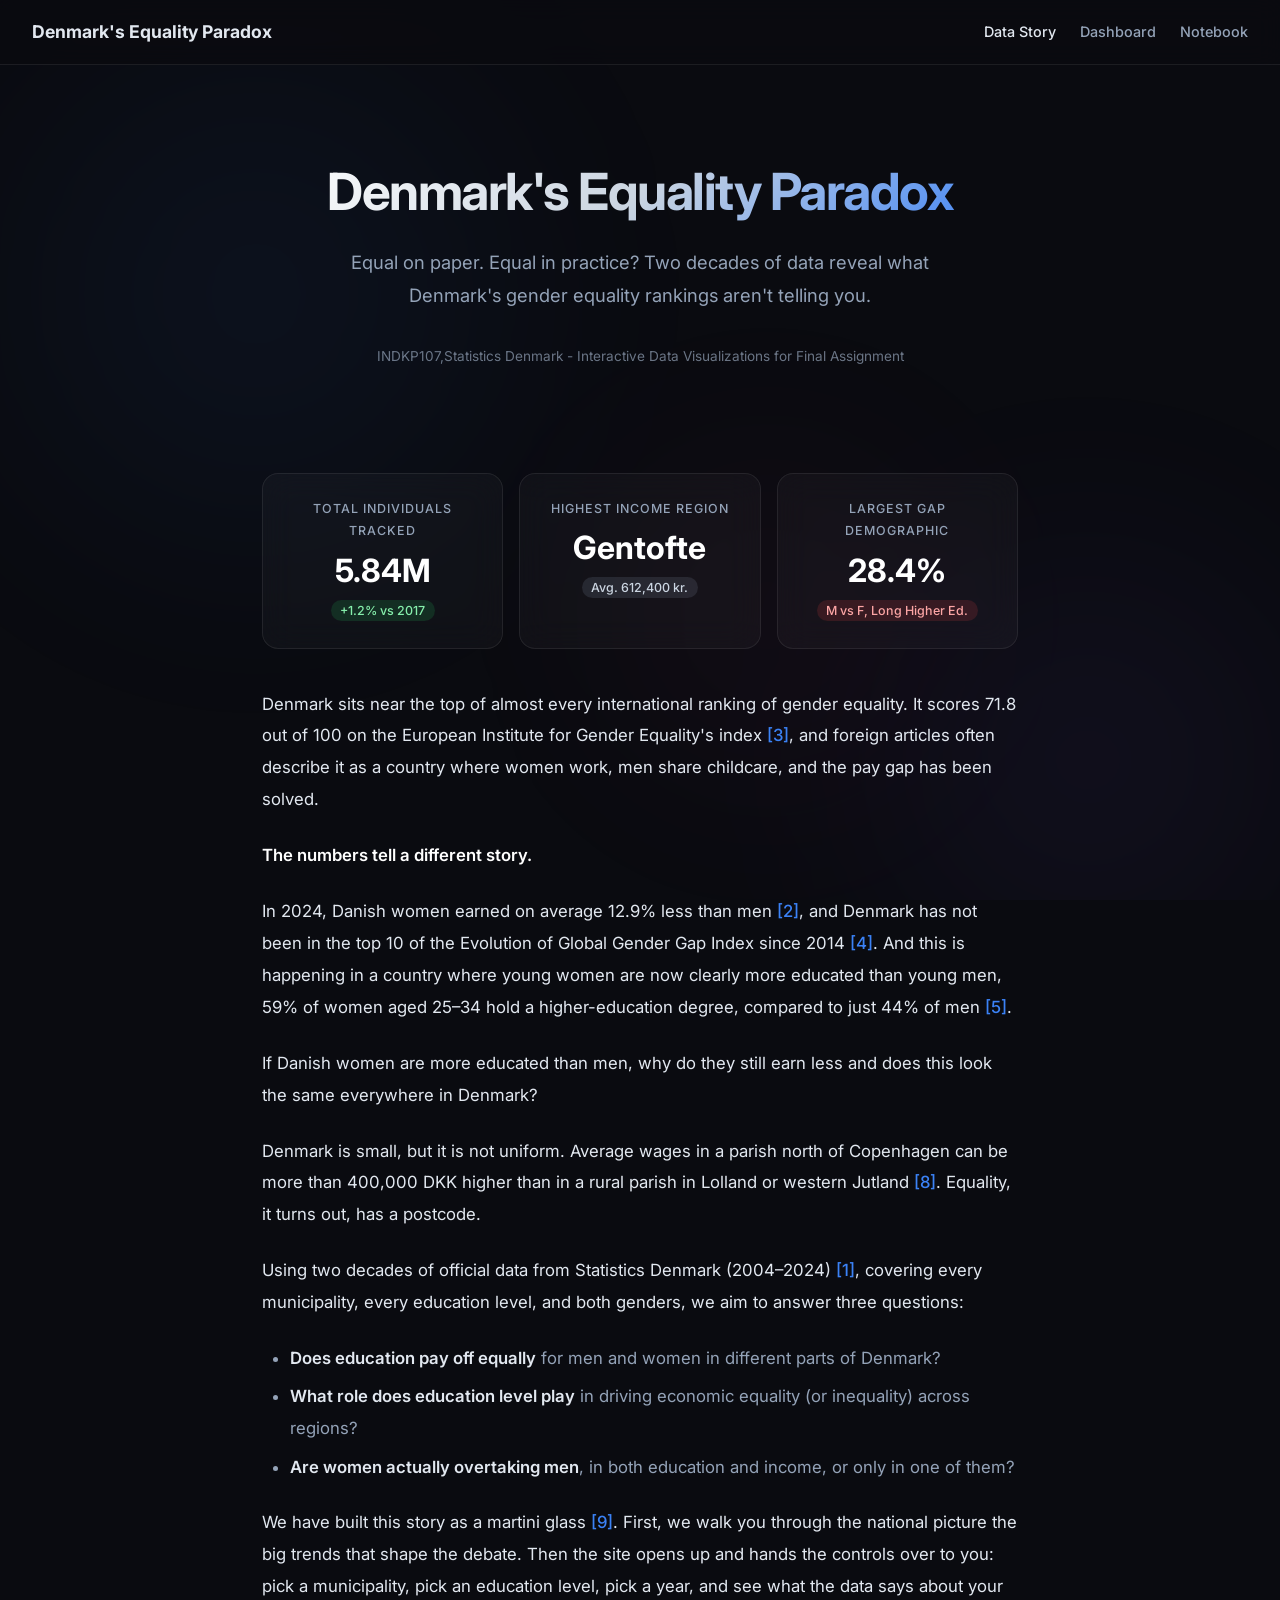
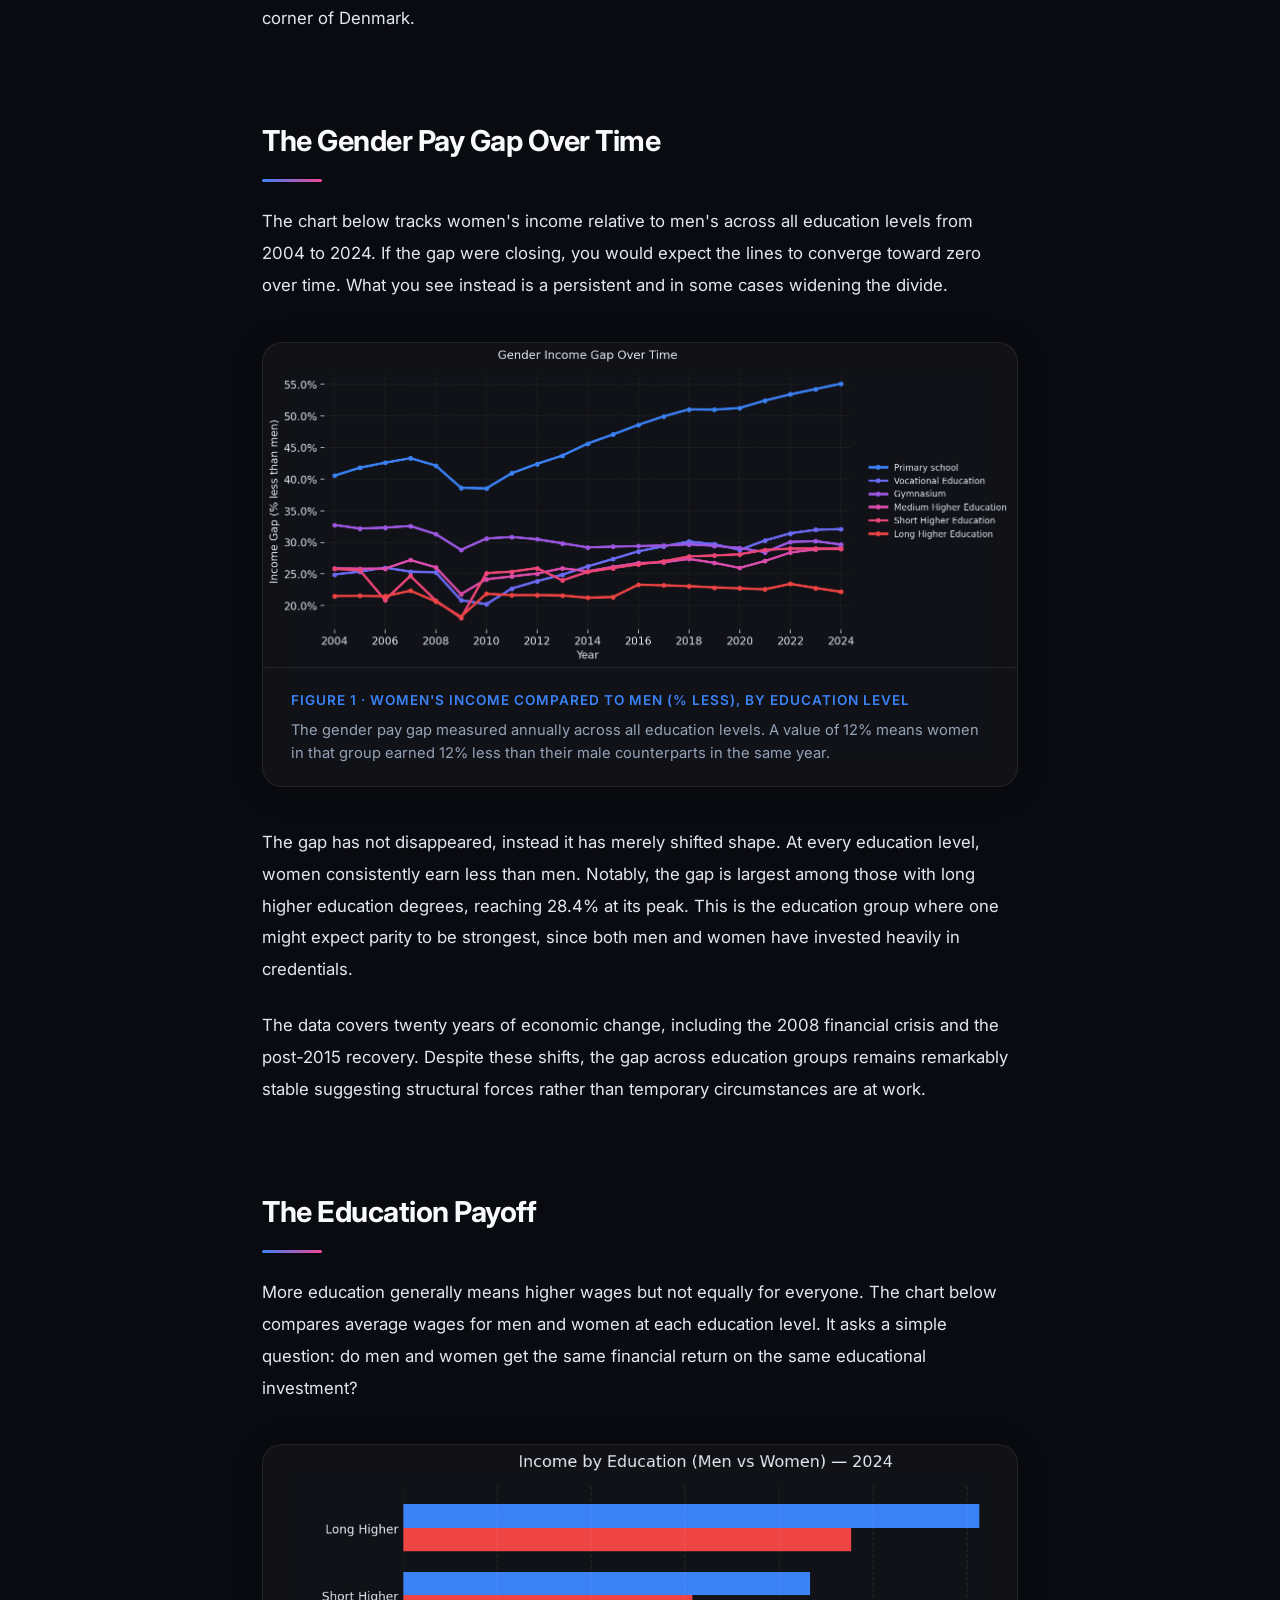
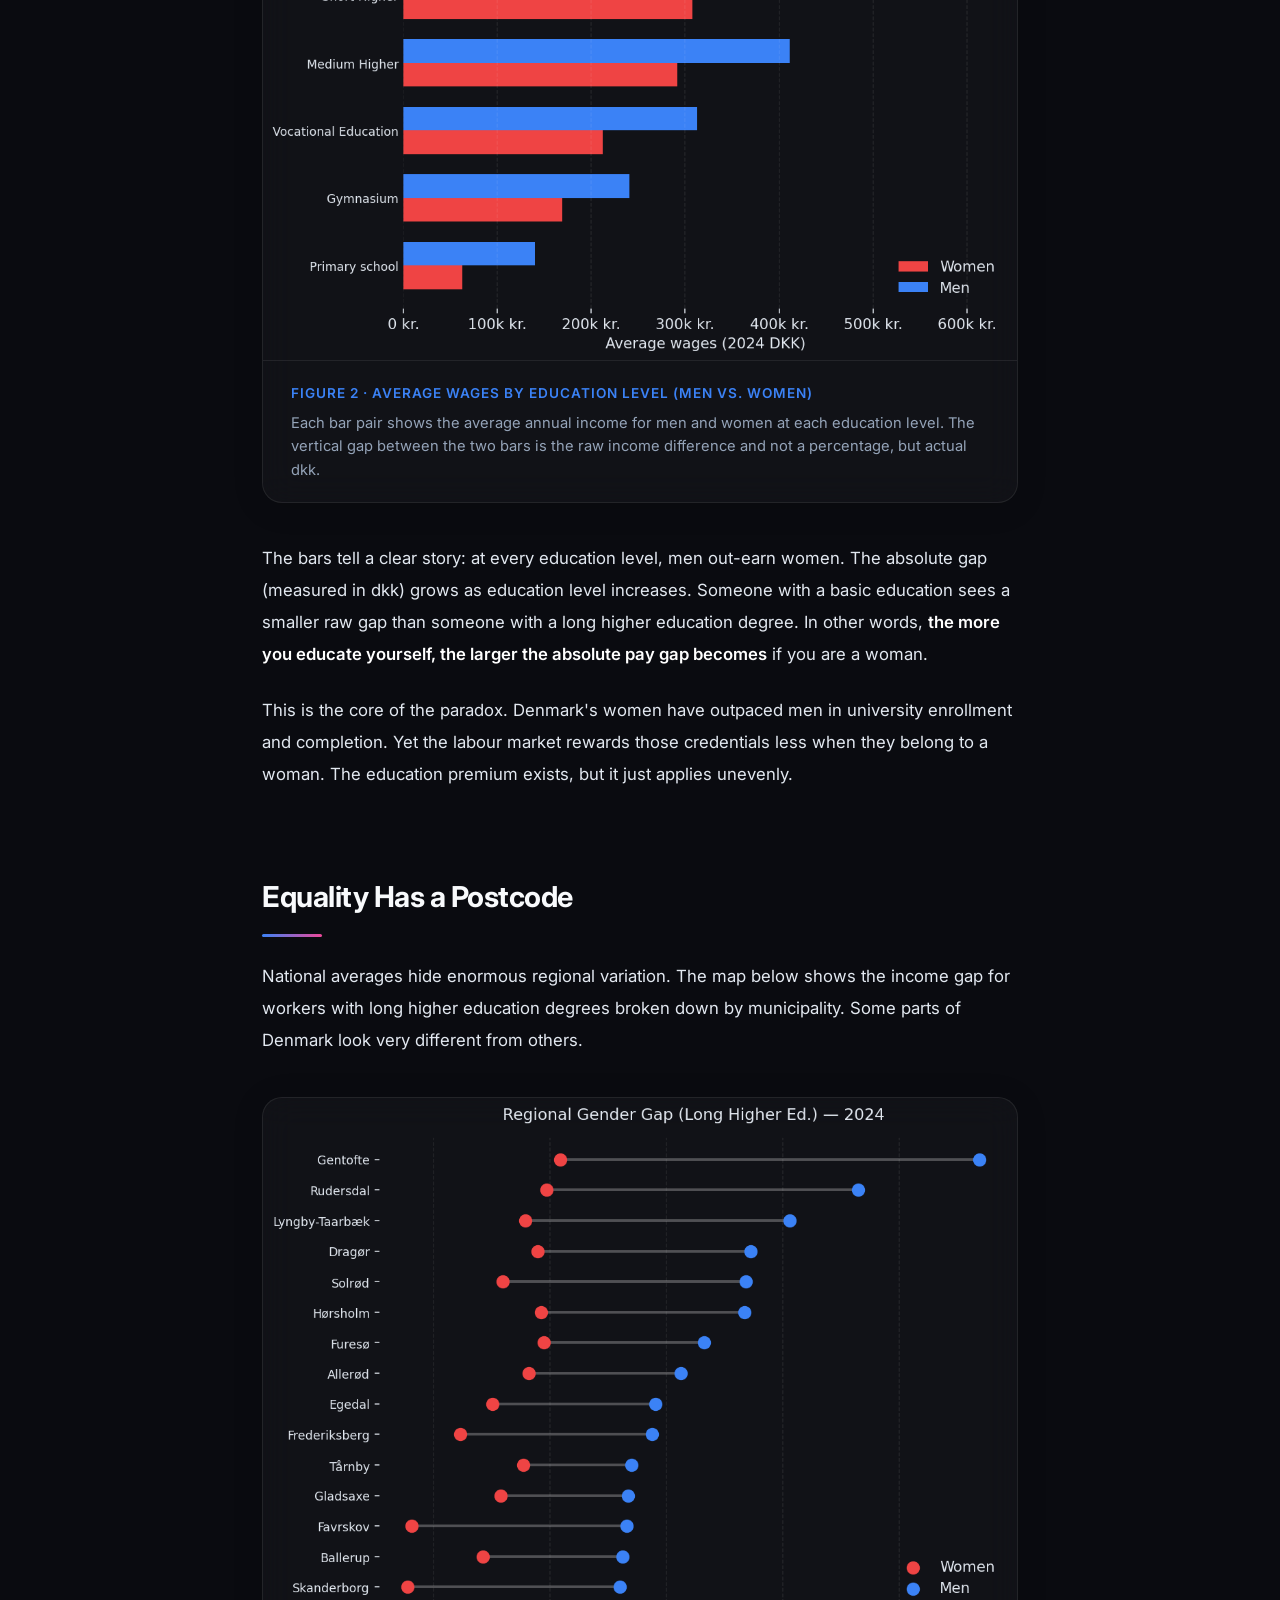
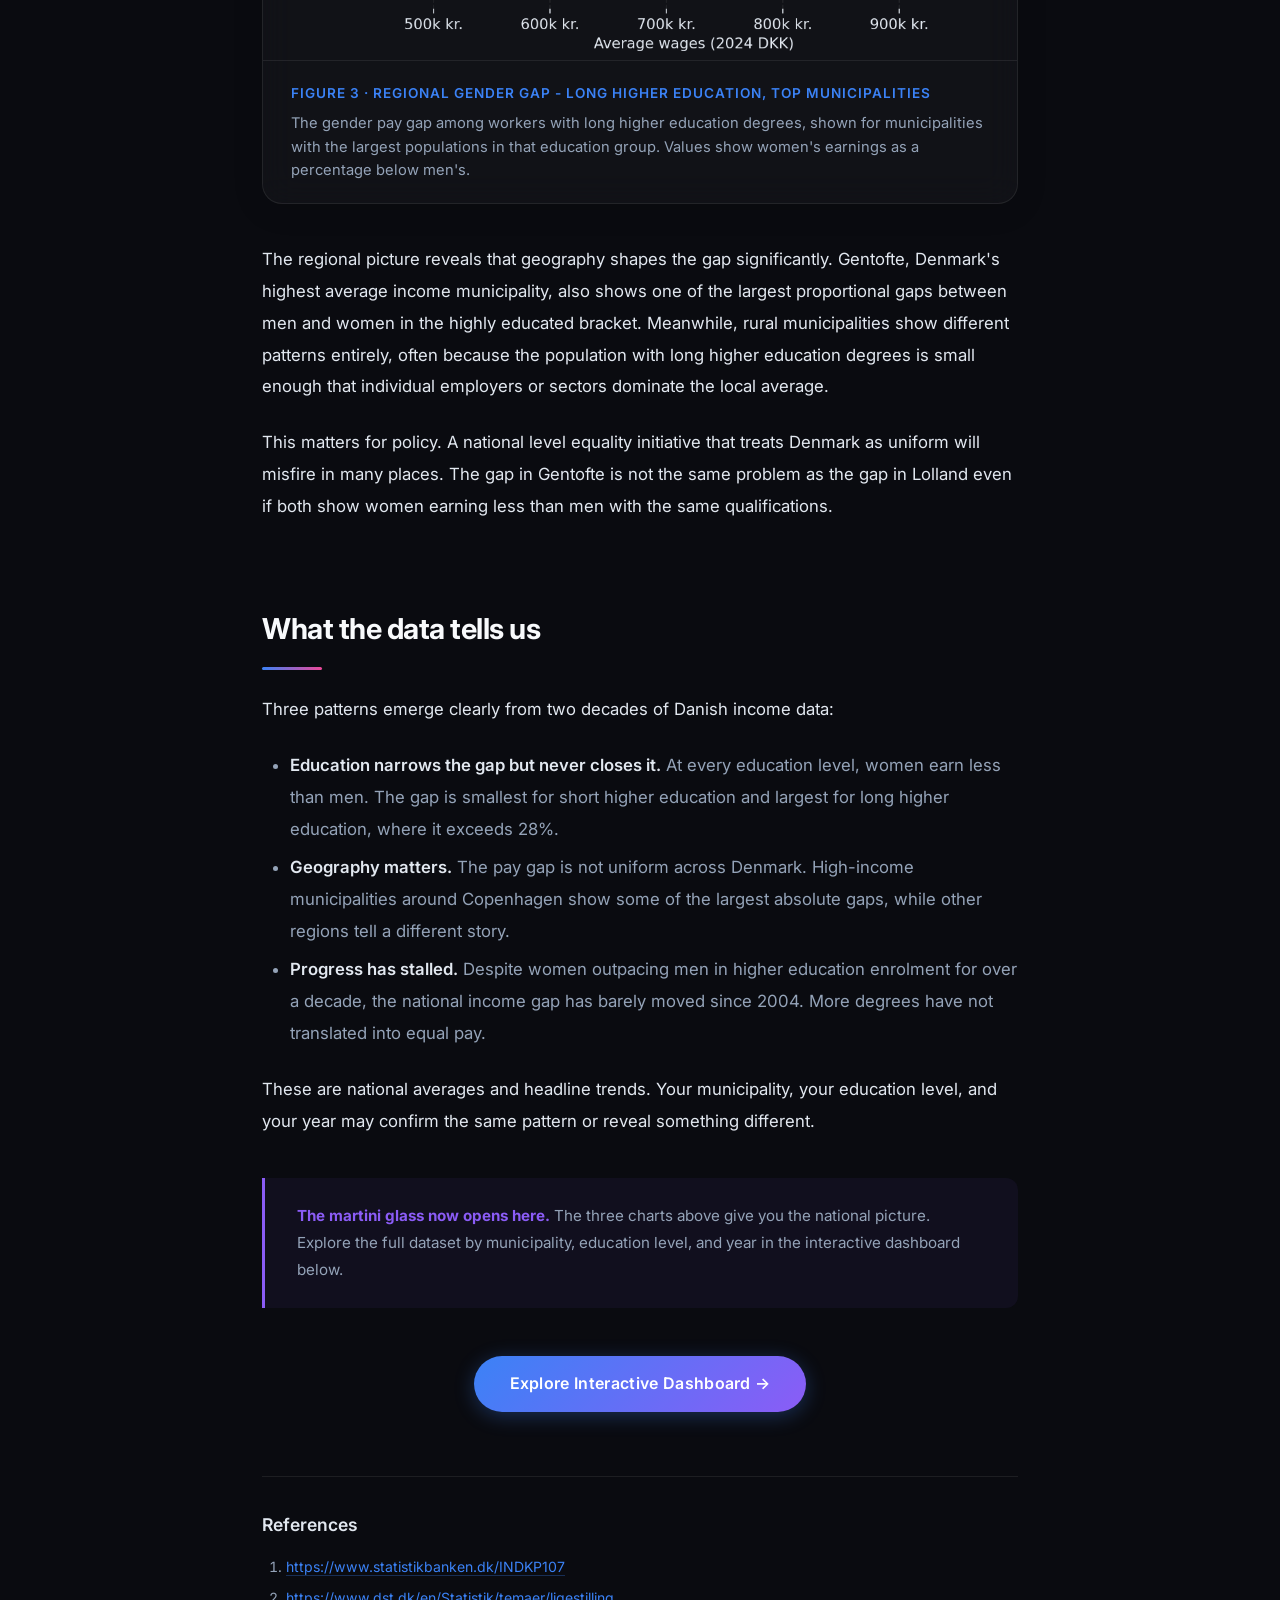
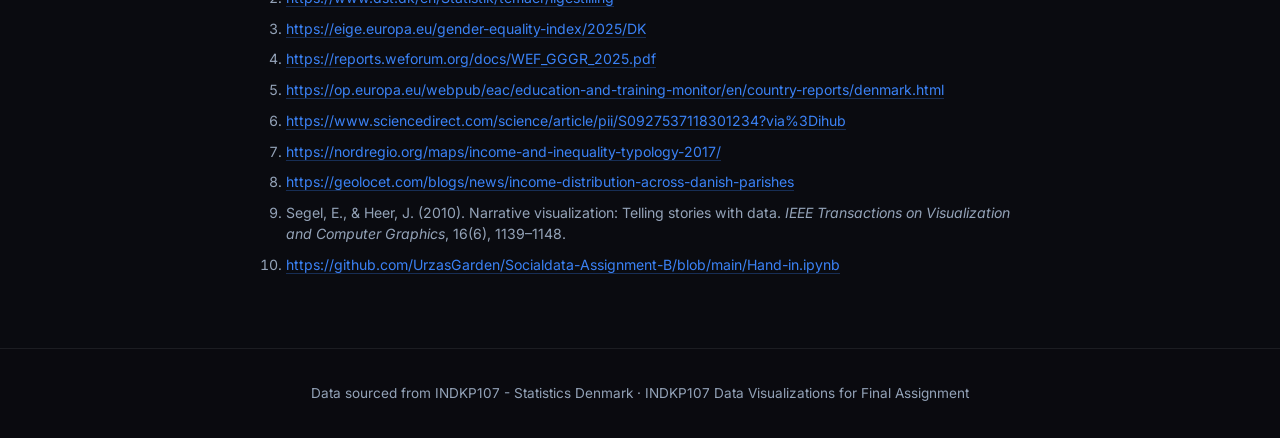
<file: index.html>
<!DOCTYPE html>
<html lang="en">

<head>
    <meta charset="UTF-8">
    <meta name="viewport" content="width=device-width, initial-scale=1.0">
    <title>Denmark's Equality Paradox | Data Story</title>
    <meta name="description"
        content="An interactive data story exploring Denmark's gender pay gap and education paradox, using two decades of Statistics Denmark data.">
    <link href="https://fonts.googleapis.com/css2?family=Inter:wght@300;400;500;600;700&display=swap" rel="stylesheet">
    <style>
        html {
            scroll-behavior: smooth;
        }

        :root {
            --bg-dark: #0a0b10;
            --text-primary: #e2e8f0;
            --text-secondary: #94a3b8;
            --glass-bg: rgba(255, 255, 255, 0.03);
            --glass-border: rgba(255, 255, 255, 0.08);
            --glass-hover: rgba(255, 255, 255, 0.06);
            --accent-1: #3b82f6;
            --accent-2: #8b5cf6;
            --accent-3: #ec4899;
        }

        * {
            margin: 0;
            padding: 0;
            box-sizing: border-box;
        }

        body {
            font-family: 'Inter', sans-serif;
            background-color: var(--bg-dark);
            color: var(--text-primary);
            min-height: 100vh;
            overflow-x: hidden;
            line-height: 1.8;
            position: relative;
        }

        /* Background Animated Blobs */
        .background-animation {
            position: fixed;
            top: 0;
            left: 0;
            right: 0;
            bottom: 0;
            z-index: -1;
            overflow: hidden;
        }

        .blob {
            position: absolute;
            filter: blur(90px);
            opacity: 0.5;
            animation: float 20s infinite alternate cubic-bezier(0.4, 0, 0.2, 1);
            border-radius: 50%;
        }

        .blob-1 {
            top: -10%;
            left: -10%;
            width: 60vw;
            height: 60vw;
            background: radial-gradient(circle, rgba(59, 130, 246, 0.15) 0%, rgba(10, 11, 16, 0) 70%);
        }

        .blob-2 {
            bottom: -20%;
            right: -10%;
            width: 50vw;
            height: 50vw;
            background: radial-gradient(circle, rgba(139, 92, 246, 0.15) 0%, rgba(10, 11, 16, 0) 70%);
            animation-direction: alternate-reverse;
            animation-duration: 25s;
        }

        .blob-3 {
            top: 40%;
            left: 40%;
            width: 40vw;
            height: 40vw;
            background: radial-gradient(circle, rgba(236, 72, 153, 0.1) 0%, rgba(10, 11, 16, 0) 70%);
            animation-delay: -5s;
            animation-duration: 18s;
        }

        @keyframes float {
            0% { transform: translate(0, 0) scale(1); }
            100% { transform: translate(10%, 10%) scale(1.1); }
        }

        /* Navigation */
        nav {
            padding: 1rem 2rem;
            border-bottom: 1px solid var(--glass-border);
            background: rgba(10, 11, 16, 0.8);
            backdrop-filter: blur(12px);
            -webkit-backdrop-filter: blur(12px);
            position: sticky;
            top: 0;
            z-index: 100;
            display: flex;
            align-items: center;
            gap: 1.5rem;
        }

        nav a {
            color: var(--text-secondary);
            text-decoration: none;
            font-size: 0.9rem;
            font-weight: 500;
            transition: color 0.3s;
        }

        nav a:hover, nav a.active {
            color: var(--text-primary);
        }

        nav .nav-brand {
            color: var(--text-primary);
            font-weight: 700;
            font-size: 1.1rem;
            margin-right: auto;
        }

        /* Article Container */
        .article {
            max-width: 820px;
            margin: 0 auto;
            padding: 0 2rem 4rem;
        }

        /* Hero */
        .hero {
            text-align: center;
            padding: 6rem 0 4rem;
        }

        .hero h1 {
            font-size: clamp(2rem, 5vw, 3.2rem);
            font-weight: 700;
            background: linear-gradient(135deg, #fff 0%, #cbd5e1 50%, var(--accent-1) 100%);
            -webkit-background-clip: text;
            -webkit-text-fill-color: transparent;
            background-clip: text;
            letter-spacing: -1.5px;
            line-height: 1.2;
            margin-bottom: 1.5rem;
        }

        .hero .subtitle {
            font-size: 1.15rem;
            color: var(--text-secondary);
            max-width: 600px;
            margin: 0 auto;
            font-weight: 400;
        }

        .hero .byline {
            margin-top: 2rem;
            font-size: 0.85rem;
            color: var(--text-secondary);
            opacity: 0.7;
        }

        /* Stat Cards */
        .stats-grid {
            display: grid;
            grid-template-columns: repeat(3, 1fr);
            gap: 1rem;
            margin: 2.5rem 0;
        }

        .stat-card {
            background: var(--glass-bg);
            border: 1px solid var(--glass-border);
            border-radius: 16px;
            padding: 1.5rem;
            text-align: center;
            backdrop-filter: blur(16px);
            -webkit-backdrop-filter: blur(16px);
            transition: all 0.3s ease;
        }

        .stat-card:hover {
            background: var(--glass-hover);
            border-color: rgba(255, 255, 255, 0.12);
        }

        .stat-card h3 {
            font-size: 0.78rem;
            font-weight: 500;
            color: var(--text-secondary);
            text-transform: uppercase;
            letter-spacing: 0.08em;
            margin-bottom: 0.75rem;
        }

        .stat-value {
            font-size: 2rem;
            font-weight: 700;
            color: #fff;
            line-height: 1;
            margin-bottom: 0.5rem;
        }

        .trend-indicator {
            font-size: 0.78rem;
            font-weight: 500;
            padding: 0.2rem 0.6rem;
            border-radius: 999px;
        }

        .trend-indicator.up {
            background: rgba(34, 197, 94, 0.15);
            color: #86efac;
        }

        .trend-indicator.down {
            background: rgba(239, 68, 68, 0.15);
            color: #fca5a5;
        }

        .trend-indicator.neutral {
            background: rgba(148, 163, 184, 0.15);
            color: #cbd5e1;
        }

        /* Prose */
        .prose {
            font-size: 1.05rem;
            color: var(--text-primary);
            line-height: 1.9;
        }

        .prose p {
            margin-bottom: 1.5rem;
        }

        .prose strong {
            color: #fff;
            font-weight: 600;
        }

        .prose em {
            color: var(--accent-1);
            font-style: italic;
        }

        .prose ul {
            padding-left: 1.75rem;
            margin-bottom: 1.5rem;
        }

        .prose li {
            margin-bottom: 0.4rem;
            color: var(--text-secondary);
        }

        .prose li strong {
            color: var(--text-primary);
        }

        .cite-link {
            color: var(--accent-1);
            text-decoration: none;
            font-weight: 500;
            transition: color 0.3s ease;
        }

        .cite-link:hover {
            color: var(--accent-3);
        }

        /* Section Headers */
        .section-header {
            margin: 4rem 0 1.5rem;
            padding-top: 1rem;
        }

        .section-header h2 {
            font-size: 1.8rem;
            font-weight: 700;
            color: #f8fafc;
            letter-spacing: -0.5px;
        }

        .section-header .section-line {
            width: 60px;
            height: 3px;
            background: linear-gradient(90deg, var(--accent-1), var(--accent-3));
            border-radius: 2px;
            margin-top: 0.75rem;
        }

        /* Visualization Containers */
        .viz-container {
            margin: 2.5rem 0;
            background: var(--glass-bg);
            border: 1px solid var(--glass-border);
            border-radius: 20px;
            overflow: hidden;
            backdrop-filter: blur(16px);
            -webkit-backdrop-filter: blur(16px);
            box-shadow: 0 4px 30px rgba(0, 0, 0, 0.15);
            transition: all 0.4s ease;
        }

        .viz-container:hover {
            background: var(--glass-hover);
            box-shadow: 0 10px 40px rgba(0, 0, 0, 0.25), 0 0 20px rgba(139, 92, 246, 0.08);
            border-color: rgba(255, 255, 255, 0.12);
        }

        .viz-container img {
            width: 100%;
            height: auto;
            display: block;
        }

        .viz-container iframe {
            width: 100%;
            height: 550px;
            border: none;
            display: block;
        }

        /* Figure Caption */
        .caption {
            padding: 1.25rem 1.75rem;
            border-top: 1px solid var(--glass-border);
        }

        .caption .caption-title {
            font-size: 0.85rem;
            font-weight: 600;
            color: var(--accent-1);
            text-transform: uppercase;
            letter-spacing: 1px;
            margin-bottom: 0.4rem;
        }

        .caption p {
            font-size: 0.92rem;
            color: var(--text-secondary);
            line-height: 1.6;
            margin: 0;
        }

        /* Callout Box */
        .callout {
            margin: 2.5rem 0;
            padding: 1.5rem 2rem;
            border-left: 3px solid var(--accent-2);
            background: rgba(139, 92, 246, 0.06);
            border-radius: 0 12px 12px 0;
        }

        .callout p {
            margin-bottom: 0;
            font-size: 0.95rem;
            color: var(--text-secondary);
        }

        .callout strong {
            color: var(--accent-2);
        }

        /* CTA */
        .cta-wrapper {
            text-align: center;
            margin: 3rem 0;
        }

        .cta-button {
            display: inline-block;
            padding: 0.85rem 2.2rem;
            background: linear-gradient(135deg, var(--accent-1), var(--accent-2));
            color: #fff;
            text-decoration: none;
            border-radius: 999px;
            font-weight: 600;
            font-size: 1rem;
            letter-spacing: 0.02em;
            transition: all 0.3s ease;
            box-shadow: 0 4px 20px rgba(59, 130, 246, 0.3);
        }

        .cta-button:hover {
            transform: translateY(-2px);
            box-shadow: 0 8px 30px rgba(59, 130, 246, 0.45);
        }

        /* References */
        .references {
            margin-top: 4rem;
            padding-top: 2rem;
            border-top: 1px solid var(--glass-border);
        }

        .references h3 {
            font-size: 1.1rem;
            font-weight: 600;
            color: var(--text-primary);
            margin-bottom: 1rem;
        }

        .references ol {
            padding-left: 1.5rem;
        }

        .references li {
            font-size: 0.88rem;
            color: var(--text-secondary);
            margin-bottom: 0.6rem;
            line-height: 1.5;
        }

        .references a {
            color: var(--accent-1);
            text-decoration: none;
            border-bottom: 1px solid rgba(59, 130, 246, 0.3);
            transition: border-color 0.3s;
        }

        .references a:hover {
            border-color: var(--accent-1);
        }

        /* Footer */
        footer {
            text-align: center;
            padding: 2rem;
            color: var(--text-secondary);
            font-size: 0.85rem;
            border-top: 1px solid var(--glass-border);
            background: rgba(10, 11, 16, 0.8);
        }

        /* Responsive */
        @media (max-width: 768px) {
            .article {
                padding: 0 1.25rem 3rem;
            }

            .hero {
                padding: 4rem 0 3rem;
            }

            .hero h1 {
                font-size: 1.8rem;
            }

            .stats-grid {
                grid-template-columns: 1fr;
            }

            .viz-container iframe {
                height: 400px;
            }
        }
    </style>
</head>

<body>
    <div class="background-animation">
        <div class="blob blob-1"></div>
        <div class="blob blob-2"></div>
        <div class="blob blob-3"></div>
    </div>

    <nav>
        <span class="nav-brand">Denmark's Equality Paradox</span>
        <a href="index.html" class="active">Data Story</a>
        <a href="website/explore.html">Dashboard</a>
        <a href="https://github.com/UrzasGarden/Socialdata-Assignment-B/blob/main/Hand-in.ipynb">Notebook</a>
    </nav>

    <article class="article">

        <!-- HERO -->
        <header class="hero">
            <h1>Denmark's Equality Paradox</h1>
            <p class="subtitle">
                Equal on paper. Equal in practice? Two decades of data reveal what Denmark's gender equality rankings
                aren't telling you.
            </p>
            <p class="byline">INDKP107,Statistics Denmark - Interactive Data Visualizations for Final Assignment</p>
        </header>
        <!-- STAT CARDS -->
        <div class="stats-grid">
            <div class="stat-card">
                <h3>Total Individuals Tracked</h3>
                <div class="stat-value">5.84M</div>
                <span class="trend-indicator up">+1.2% vs 2017</span>
            </div>
            <div class="stat-card">
                <h3>Highest Income Region</h3>
                <div class="stat-value">Gentofte</div>
                <span class="trend-indicator neutral">Avg. 612,400 kr.</span>
            </div>
            <div class="stat-card">
                <h3>Largest Gap Demographic</h3>
                <div class="stat-value">28.4%</div>
                <span class="trend-indicator down">M vs F, Long Higher Ed.</span>
            </div>
        </div>
        <!-- INTRODUCTION -->
        <section class="prose">
            <p>
                Denmark sits near the top of almost every international ranking of gender equality. It scores 71.8 out
                of 100 on the European Institute for Gender Equality's index <a href="#ref-3" class="cite-link">[3]</a>,
                and foreign articles often describe it as a country where women work, men share childcare, and the pay
                gap has been solved.
            </p>
            <p>
                <strong>The numbers tell a different story.</strong>
            </p>
            <p>
                In 2024, Danish women earned on average 12.9% less than men <a href="#ref-2"
                    class="cite-link">[2]</a>, and Denmark has not been in the top 10 of the Evolution of Global Gender
                Gap Index since 2014 <a href="#ref-4" class="cite-link">[4]</a>. And this is happening in a country
                where young women are now clearly more educated than young men, 59% of women aged 25–34 hold a
                higher-education degree, compared to just 44% of men <a href="#ref-5" class="cite-link">[5]</a>.
            </p>
            <p>
                If Danish women are more educated than men, why do they still earn less and does this look the same
                everywhere in Denmark?
            </p>
            <p>
                Denmark is small, but it is not uniform. Average wages in a parish north of Copenhagen can be more than
                400,000 DKK higher than in a rural parish in Lolland or western Jutland <a href="#ref-8"
                    class="cite-link">[8]</a>. Equality, it turns out, has a postcode.
            </p>
            <p>
                Using two decades of official data from Statistics Denmark (2004–2024) <a href="#ref-1"
                    class="cite-link">[1]</a>, covering every municipality, every education level, and both genders, we
                aim to answer three questions:
            </p>
            <ul>
                <li><strong>Does education pay off equally</strong> for men and women in different parts of Denmark?</li>
                <li><strong>What role does education level play</strong> in driving economic equality (or inequality)
                    across regions?</li>
                <li><strong>Are women actually overtaking men</strong>, in both education and income, or only in one of
                    them?</li>
            </ul>
            <p>
                We have built this story as a martini glass <a href="#ref-9" class="cite-link">[9]</a>. First, we walk
                you through the national picture the big trends that shape the debate. Then the site opens up and
                hands the controls over to you: pick a municipality, pick an education level, pick a year, and see what
                the data says about your corner of Denmark.
            </p>
        </section>

        <!-- SECTION 1: PAY GAP OVER TIME -->
        <div class="section-header">
            <h2>The Gender Pay Gap Over Time</h2>
            <div class="section-line"></div>
        </div>

        <section class="prose">
            <p>
                The chart below tracks women's income relative to men's across all education levels from 2004 to 2024.
                If the gap were closing, you would expect the lines to converge toward zero over time. What you see
                instead is a persistent and in some cases widening the divide.
            </p>
        </section>

        <figure class="viz-container">
            <img src="website/charts/chart1_time.png" alt="National income gap over time by education level" />
            <figcaption class="caption">
                <div class="caption-title">Figure 1 · Women's income compared to men (% less), by education level</div>
                <p>The gender pay gap measured annually across all education levels. A value of 12% means women in that
                    group earned 12% less than their male counterparts in the same year.</p>
            </figcaption>
        </figure>

        <section class="prose">
            <p>
                The gap has not disappeared, instead it has merely shifted shape. At every education level, women consistently
                earn less than men. Notably, the gap is largest among those with long higher education degrees, reaching
                28.4% at its peak. This is the education group where one might expect parity to be strongest, since both
                men and women have invested heavily in credentials.
            </p>
            <p>
                The data covers twenty years of economic change, including the 2008 financial crisis and the post-2015
                recovery. Despite these shifts, the gap across education groups remains remarkably stable suggesting
                structural forces rather than temporary circumstances are at work.
            </p>
        </section>

        <!-- SECTION 2: EDUCATION PAYOFF -->
        <div class="section-header">
            <h2>The Education Payoff</h2>
            <div class="section-line"></div>
        </div>

        <section class="prose">
            <p>
                More education generally means higher wages but not equally for everyone. The chart below compares
                average wages for men and women at each education level. It asks a simple question: do men and women
                get the same financial return on the same educational investment?
            </p>
        </section>

        <figure class="viz-container">
            <img src="website/charts/chart2_education.png" alt="Average wages by education level for men and women" />
            <figcaption class="caption">
                <div class="caption-title">Figure 2 · Average wages by education level (Men vs. Women)</div>
                <p>Each bar pair shows the average annual income for men and women at each education level. The
                    vertical gap between the two bars is the raw income difference and not a percentage, but actual
                    dkk.</p>
            </figcaption>
        </figure>

        <section class="prose">
            <p>
                The bars tell a clear story: at every education level, men out-earn women. The absolute gap (measured
                in dkk) grows as education level increases. Someone with a basic education sees a smaller raw gap
                than someone with a long higher education degree. In other words, <strong>the more you educate
                yourself, the larger the absolute pay gap becomes</strong> if you are a woman.
            </p>
            <p>
                This is the core of the paradox. Denmark's women have outpaced men in university enrollment and
                completion. Yet the labour market rewards those credentials less when they belong to a woman. The
                education premium exists, but it just applies unevenly.
            </p>
        </section>

        <!-- SECTION 3: REGIONAL GAP -->
        <div class="section-header">
            <h2>Equality Has a Postcode</h2>
            <div class="section-line"></div>
        </div>

        <section class="prose">
            <p>
                National averages hide enormous regional variation. The map below shows the income gap for workers with
                long higher education degrees broken down by municipality.
                Some parts of Denmark look very different from others.
            </p>
        </section>

        <figure class="viz-container">
            <img src="website/charts/chart3_region.png"
                alt="Income gap for Long Higher Education across top Danish municipalities" />
            <figcaption class="caption">
                <div class="caption-title">Figure 3 · Regional gender gap - Long Higher Education, top municipalities
                </div>
                <p>The gender pay gap among workers with long higher education degrees, shown for municipalities with
                    the largest populations in that education group. Values show women's earnings as a percentage below
                    men's.</p>
            </figcaption>
        </figure>

        <section class="prose">
            <p>
                The regional picture reveals that geography shapes the gap significantly. Gentofte, Denmark's highest
                average income municipality, also shows one of the largest proportional gaps between men and women in
                the highly educated bracket. Meanwhile, rural municipalities show different patterns entirely, often
                because the population with long higher education degrees is small enough that individual employers
                or sectors dominate the local average.
            </p>
            <p>
                This matters for policy. A national level equality initiative that treats Denmark as uniform will
                misfire in many places. The gap in Gentofte is not the same problem as the gap in Lolland even if
                both show women earning less than men with the same qualifications.
            </p>
        </section>

        <!-- TRANSITION TO DASHBOARD -->
        <div class="section-header">
            <h2>What the data tells us</h2>
            <div class="section-line"></div>
        </div>

        <section class="prose">
            <p>Three patterns emerge clearly from two decades of Danish income data:</p>
            <ul>
                <li><strong>Education narrows the gap but never closes it.</strong> At every education level, women earn less than men. The gap is smallest for short higher education and largest for long higher education, where it exceeds 28%.</li>
                <li><strong>Geography matters.</strong> The pay gap is not uniform across Denmark. High-income municipalities around Copenhagen show some of the largest absolute gaps, while other regions tell a different story.</li>
                <li><strong>Progress has stalled.</strong> Despite women outpacing men in higher education enrolment for over a decade, the national income gap has barely moved since 2004. More degrees have not translated into equal pay.</li>
            </ul>
            <p>
                These are national averages and headline trends. Your municipality, your education level, and your year may confirm the same pattern or reveal something different.
            </p>
        </section>

        <div class="callout">
            <p>
                <strong>The martini glass now opens here.</strong> The three charts above give you the national picture.
                Explore the full dataset by municipality, education level, and year in the
                interactive dashboard below.
            </p>
        </div>

        <div class="cta-wrapper">
            <a href="website/explore.html" class="cta-button">Explore Interactive Dashboard →</a>
        </div>

        <!-- REFERENCES -->
        <div class="references">
            <h3>References</h3>
            <ol>
                <li id="ref-1"><a href="https://www.statistikbanken.dk/INDKP107" target="_blank">https://www.statistikbanken.dk/INDKP107</a></li>
                <li id="ref-2"><a href="https://www.dst.dk/en/Statistik/temaer/ligestilling" target="_blank">https://www.dst.dk/en/Statistik/temaer/ligestilling</a></li>
                <li id="ref-3"><a href="https://eige.europa.eu/gender-equality-index/2025/DK" target="_blank">https://eige.europa.eu/gender-equality-index/2025/DK</a></li>
                <li id="ref-4"><a href="https://reports.weforum.org/docs/WEF_GGGR_2025.pdf" target="_blank">https://reports.weforum.org/docs/WEF_GGGR_2025.pdf</a></li>
                <li id="ref-5"><a href="https://op.europa.eu/webpub/eac/education-and-training-monitor/en/country-reports/denmark.html" target="_blank">https://op.europa.eu/webpub/eac/education-and-training-monitor/en/country-reports/denmark.html</a></li>
                <li id="ref-6"><a href="https://www.sciencedirect.com/science/article/pii/S0927537118301234?via%3Dihub" target="_blank">https://www.sciencedirect.com/science/article/pii/S0927537118301234?via%3Dihub</a></li>
                <li id="ref-7"><a href="https://nordregio.org/maps/income-and-inequality-typology-2017/" target="_blank">https://nordregio.org/maps/income-and-inequality-typology-2017/</a></li>
                <li id="ref-8"><a href="https://geolocet.com/blogs/news/income-distribution-across-danish-parishes" target="_blank">https://geolocet.com/blogs/news/income-distribution-across-danish-parishes</a></li>
                <li id="ref-9">Segel, E., &amp; Heer, J. (2010). Narrative visualization: Telling stories with data. <em>IEEE Transactions on Visualization and Computer Graphics</em>, 16(6), 1139–1148.</li>
                <li id="ref-10"><a href="https://github.com/UrzasGarden/Socialdata-Assignment-B/blob/main/Hand-in.ipynb" target="_blank">https://github.com/UrzasGarden/Socialdata-Assignment-B/blob/main/Hand-in.ipynb</a></li>
            </ol>
        </div>

    </article>

    <footer>
        <p>Data sourced from INDKP107 - Statistics Denmark · INDKP107 Data Visualizations for Final Assignment</p>
    </footer>

</body>

</html>
</file>
